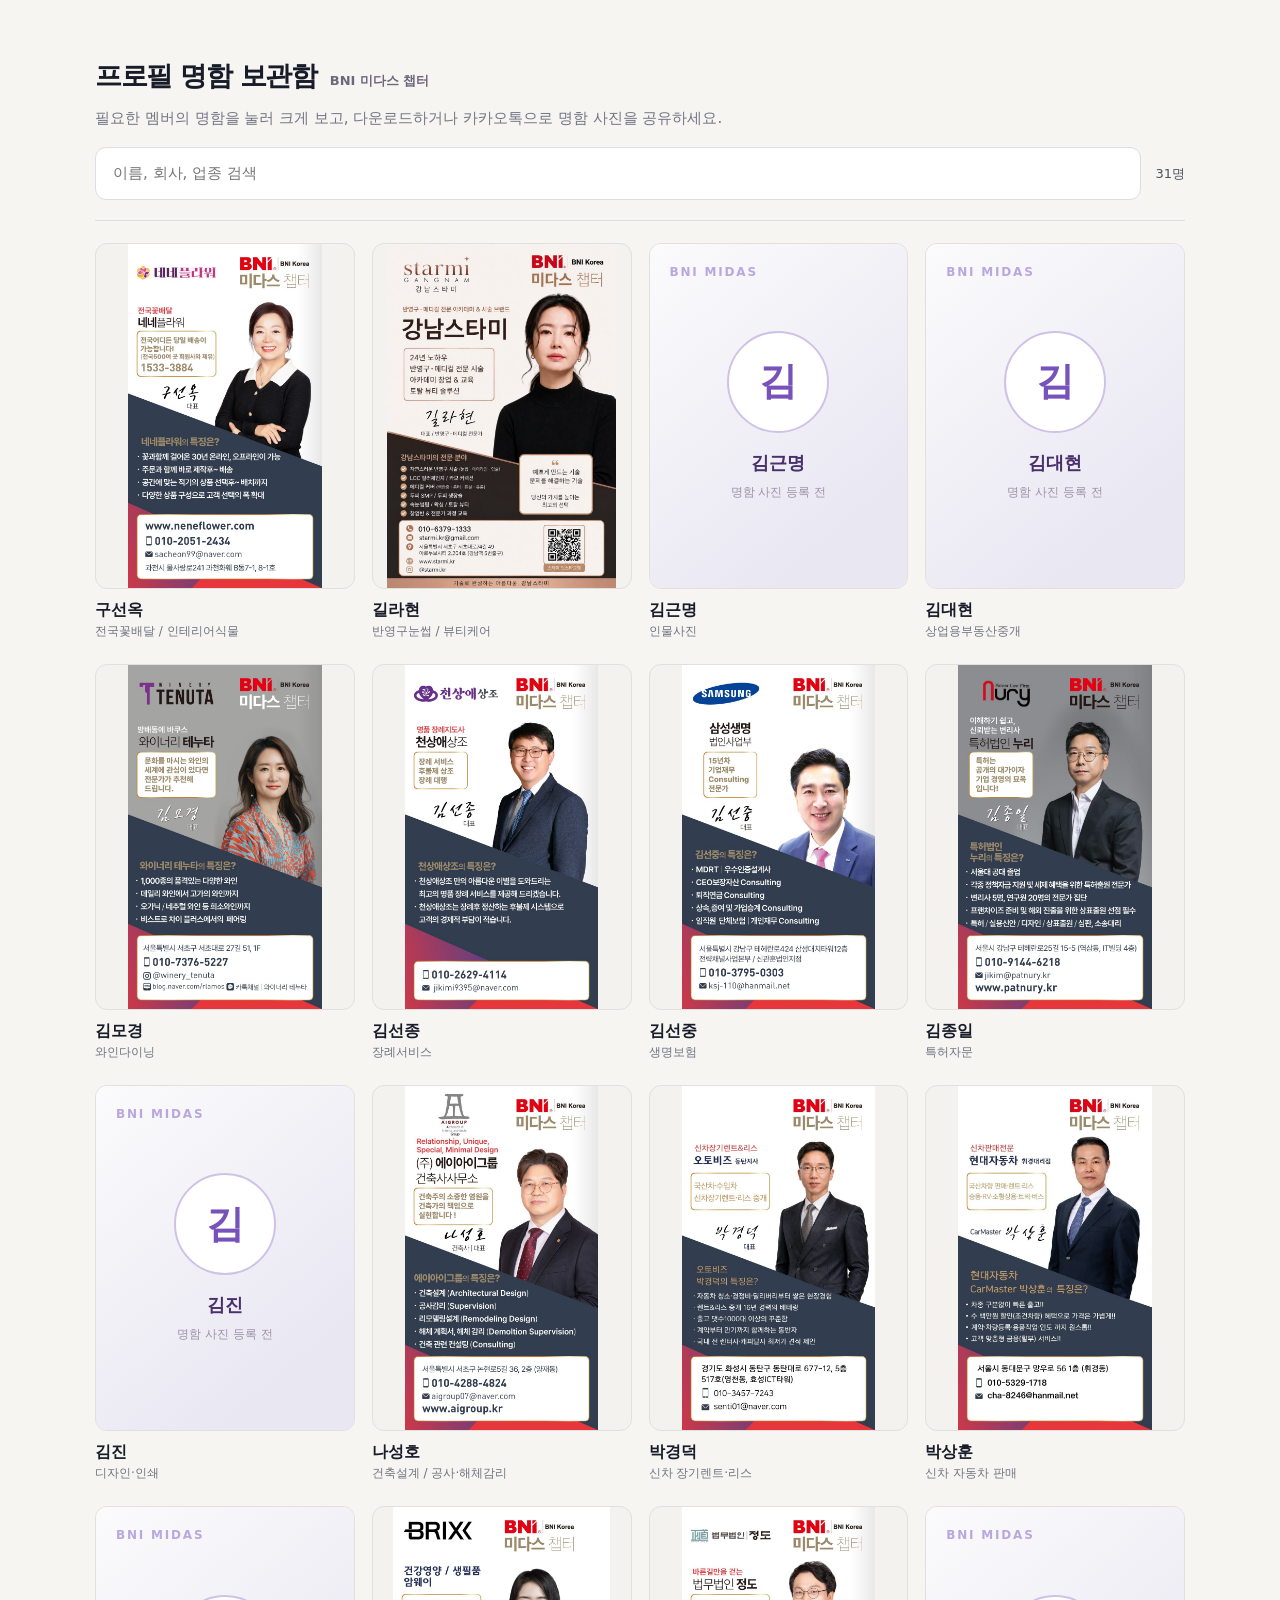
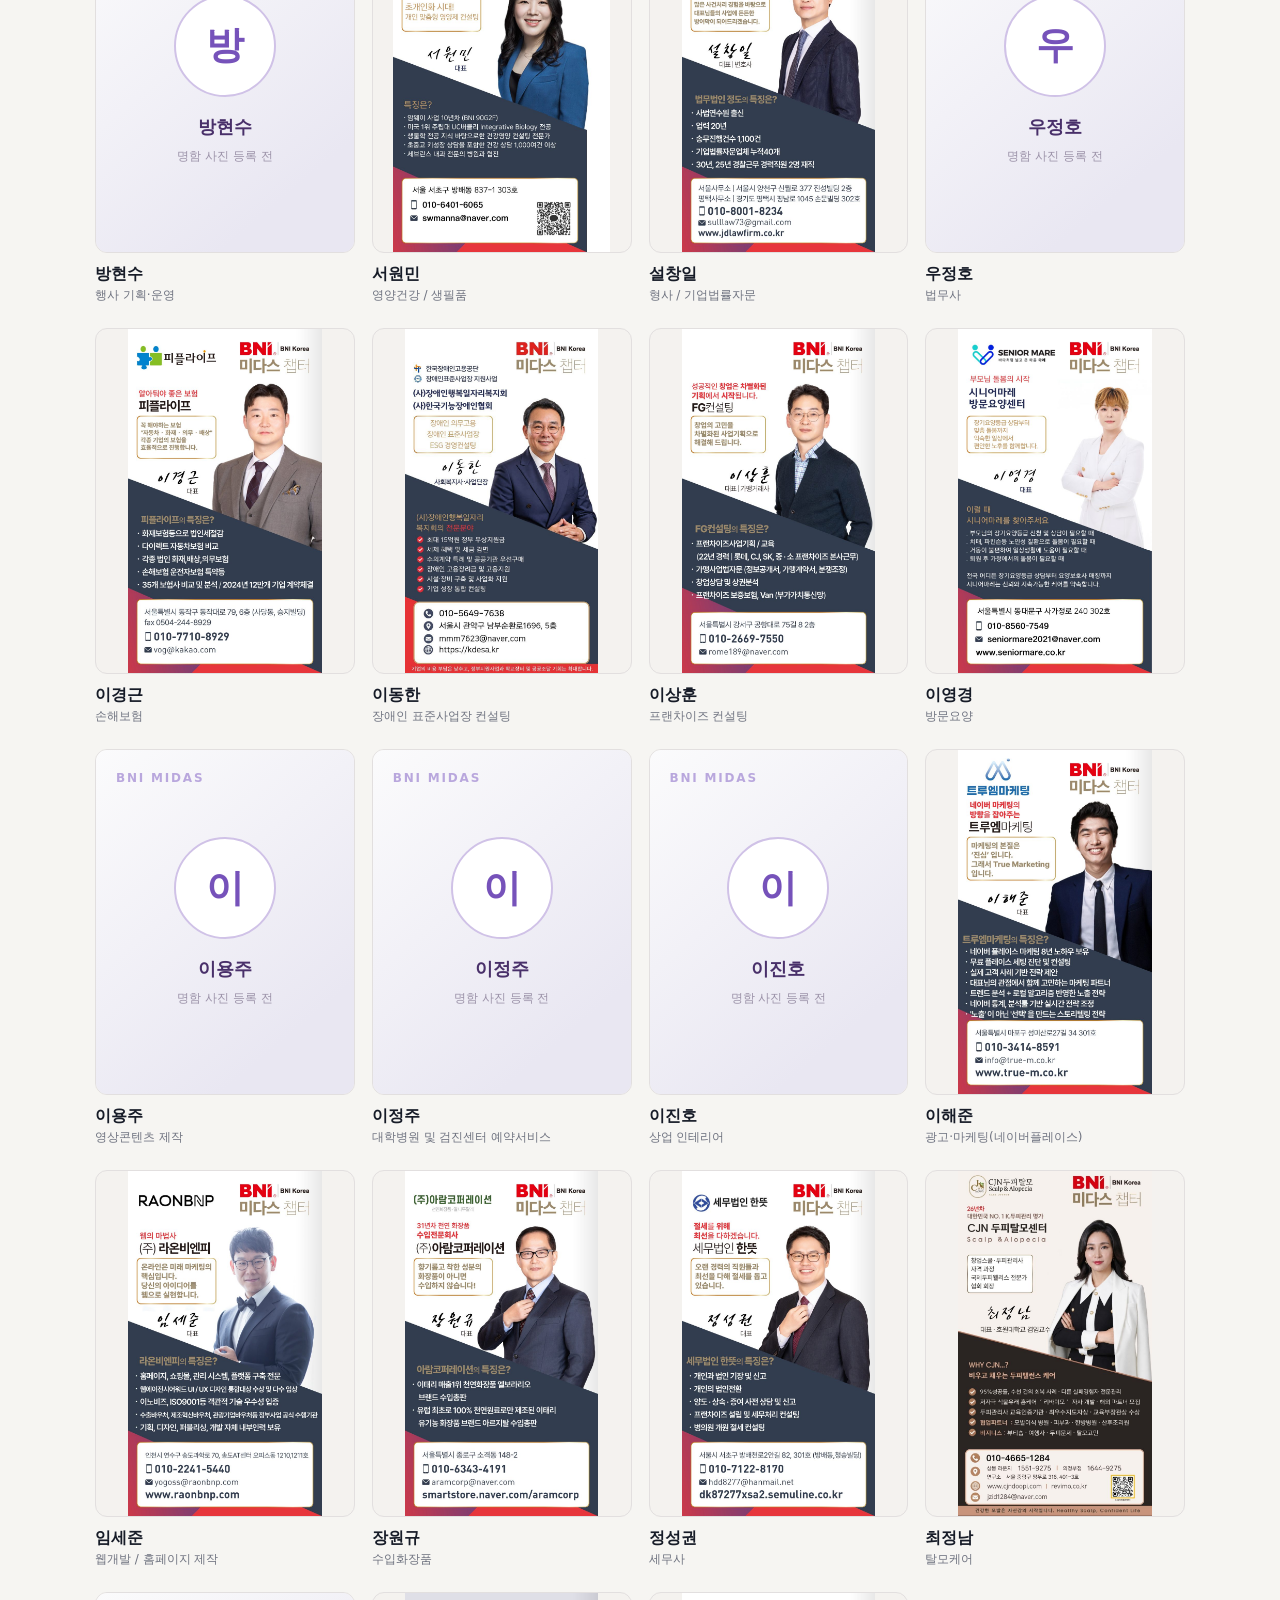
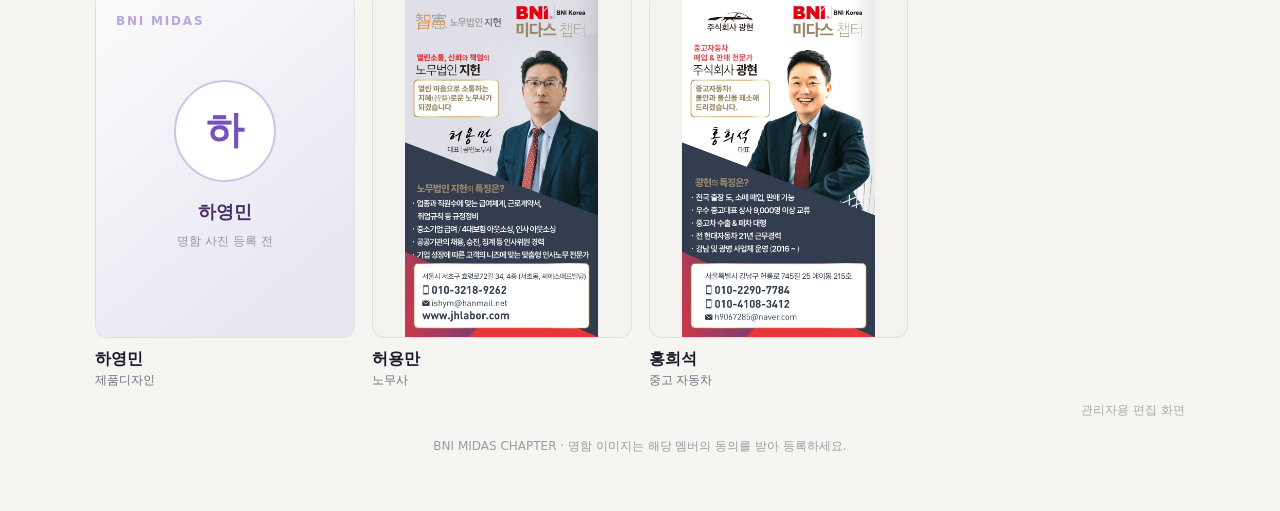
<file: index.html>
<!doctype html><html lang="ko"><head><meta charset="utf-8"><meta name="viewport" content="width=device-width,initial-scale=1"><title>프로필 명함 보관함 | BNI 미다스 챕터</title><link rel="stylesheet" href="style.css"></head><body><main class="wrap"><div class="heading"><h1>프로필 명함 보관함</h1><span class="chapter">BNI 미다스 챕터</span></div><p class="sub">필요한 멤버의 명함을 눌러 크게 보고, 다운로드하거나 카카오톡으로 명함 사진을 공유하세요.</p><div class="toolbar"><input id="search" class="search" placeholder="이름, 회사, 업종 검색" aria-label="멤버 검색"><span id="count" class="count">31명</span></div><div class="gallery" id="gallery"></div><div class="empty" id="empty" hidden>검색 결과가 없습니다.</div><a href="admin.html" class="admin-link">관리자용 편집 화면</a><footer class="footer">BNI MIDAS CHAPTER · 명함 이미지는 해당 멤버의 동의를 받아 등록하세요.</footer></main><div class="modal" id="modal" hidden><div class="modal-box"><div class="modal-top"><div><h2 id="modalName"></h2><p id="modalCategory"></p></div><button class="close" id="modalClose" aria-label="닫기">×</button></div><img id="modalImg" class="modal-img" alt="프로필 명함"><div class="actions"><button id="shareBtn" class="btn primary" type="button">카카오톡 공유</button><button id="downloadBtn" class="btn" type="button">다운로드</button><button id="closeBtn" class="btn" type="button">닫기</button></div><button id="openExternalBtn" class="btn" type="button" hidden style="width:100%;margin-top:10px;background:#fff9e6;border-color:#d8b85c;color:#5e4912">외부 브라우저에서 열기 (사진 공유)</button><p id="shareHelp" class="share-help" role="status" aria-live="polite">휴대폰 공유창에서 카카오톡을 선택해 사진을 전송하세요. 카카오톡 안의 브라우저에서 제한되면 크롬으로 열거나 우측 다운로드 버튼을 사용하세요.</p></div></div><script src="data.js"></script><script src="app.js"></script></body></html>
</file>
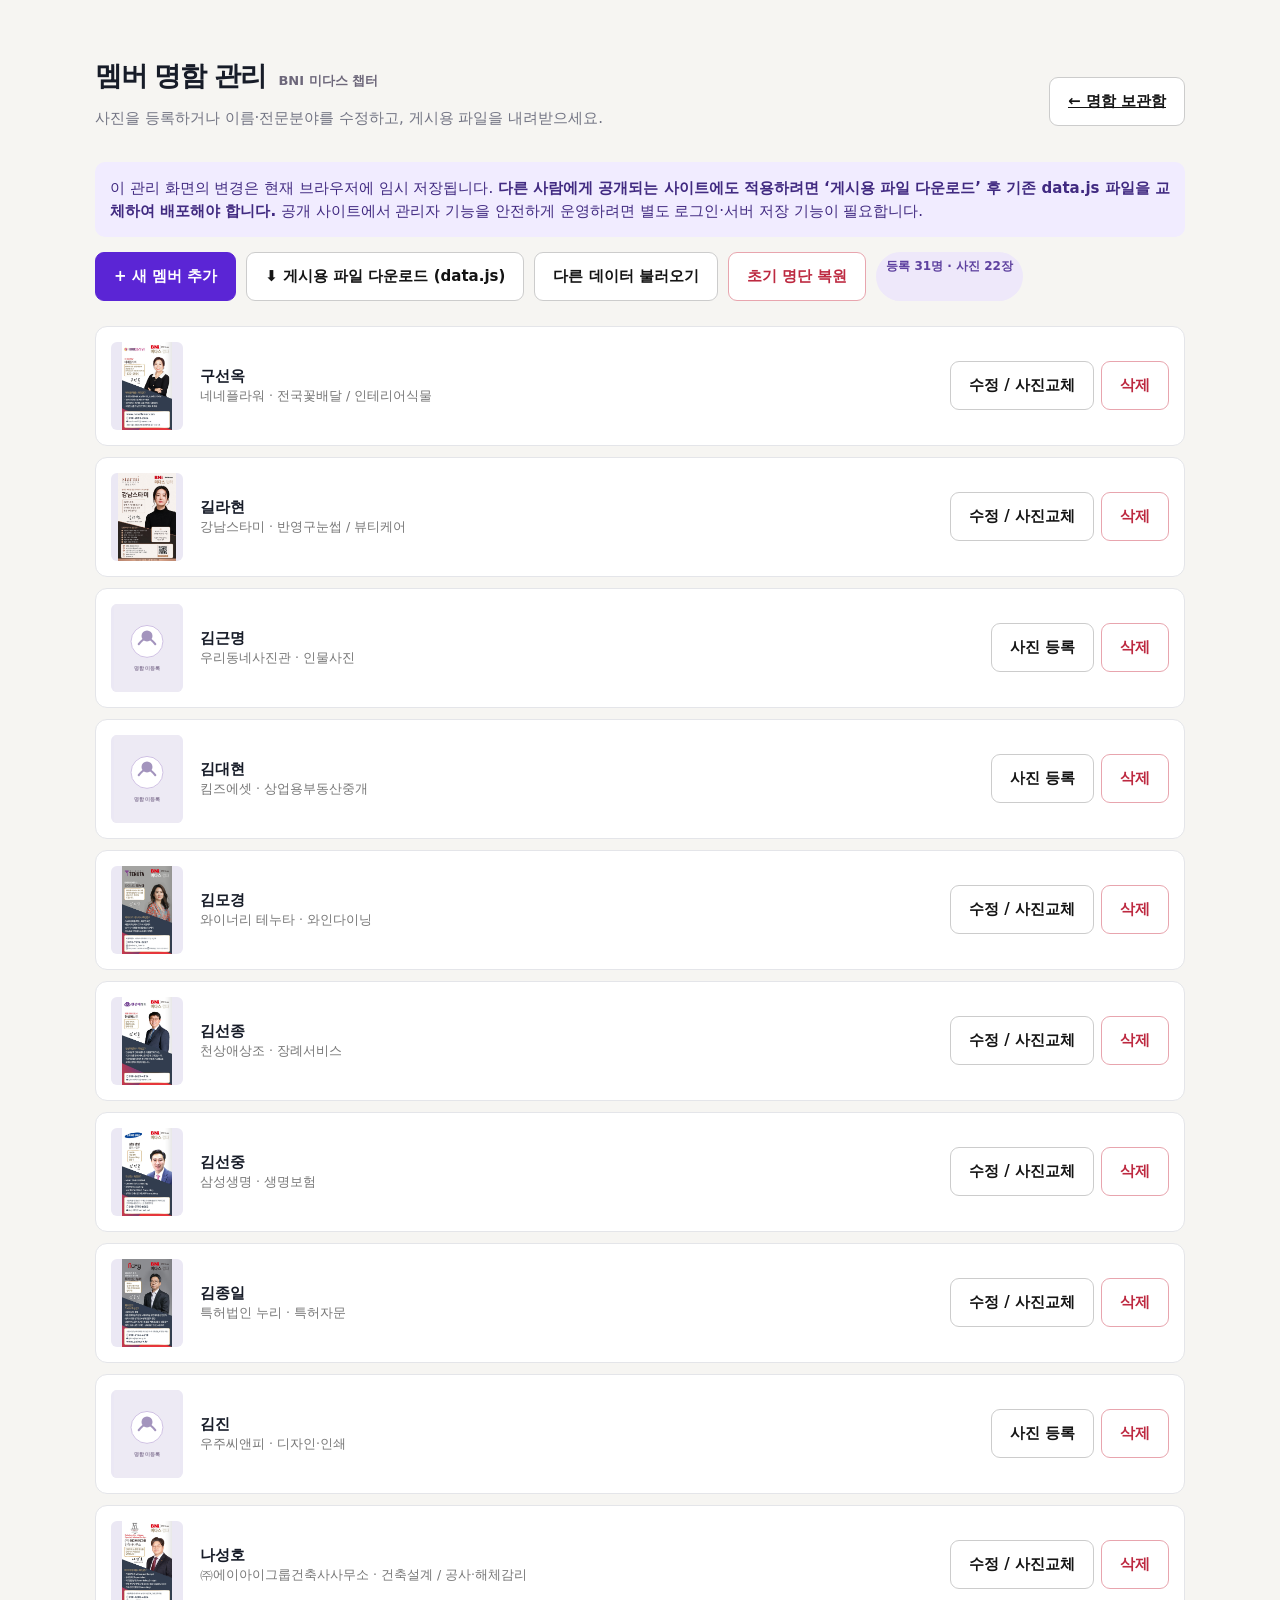
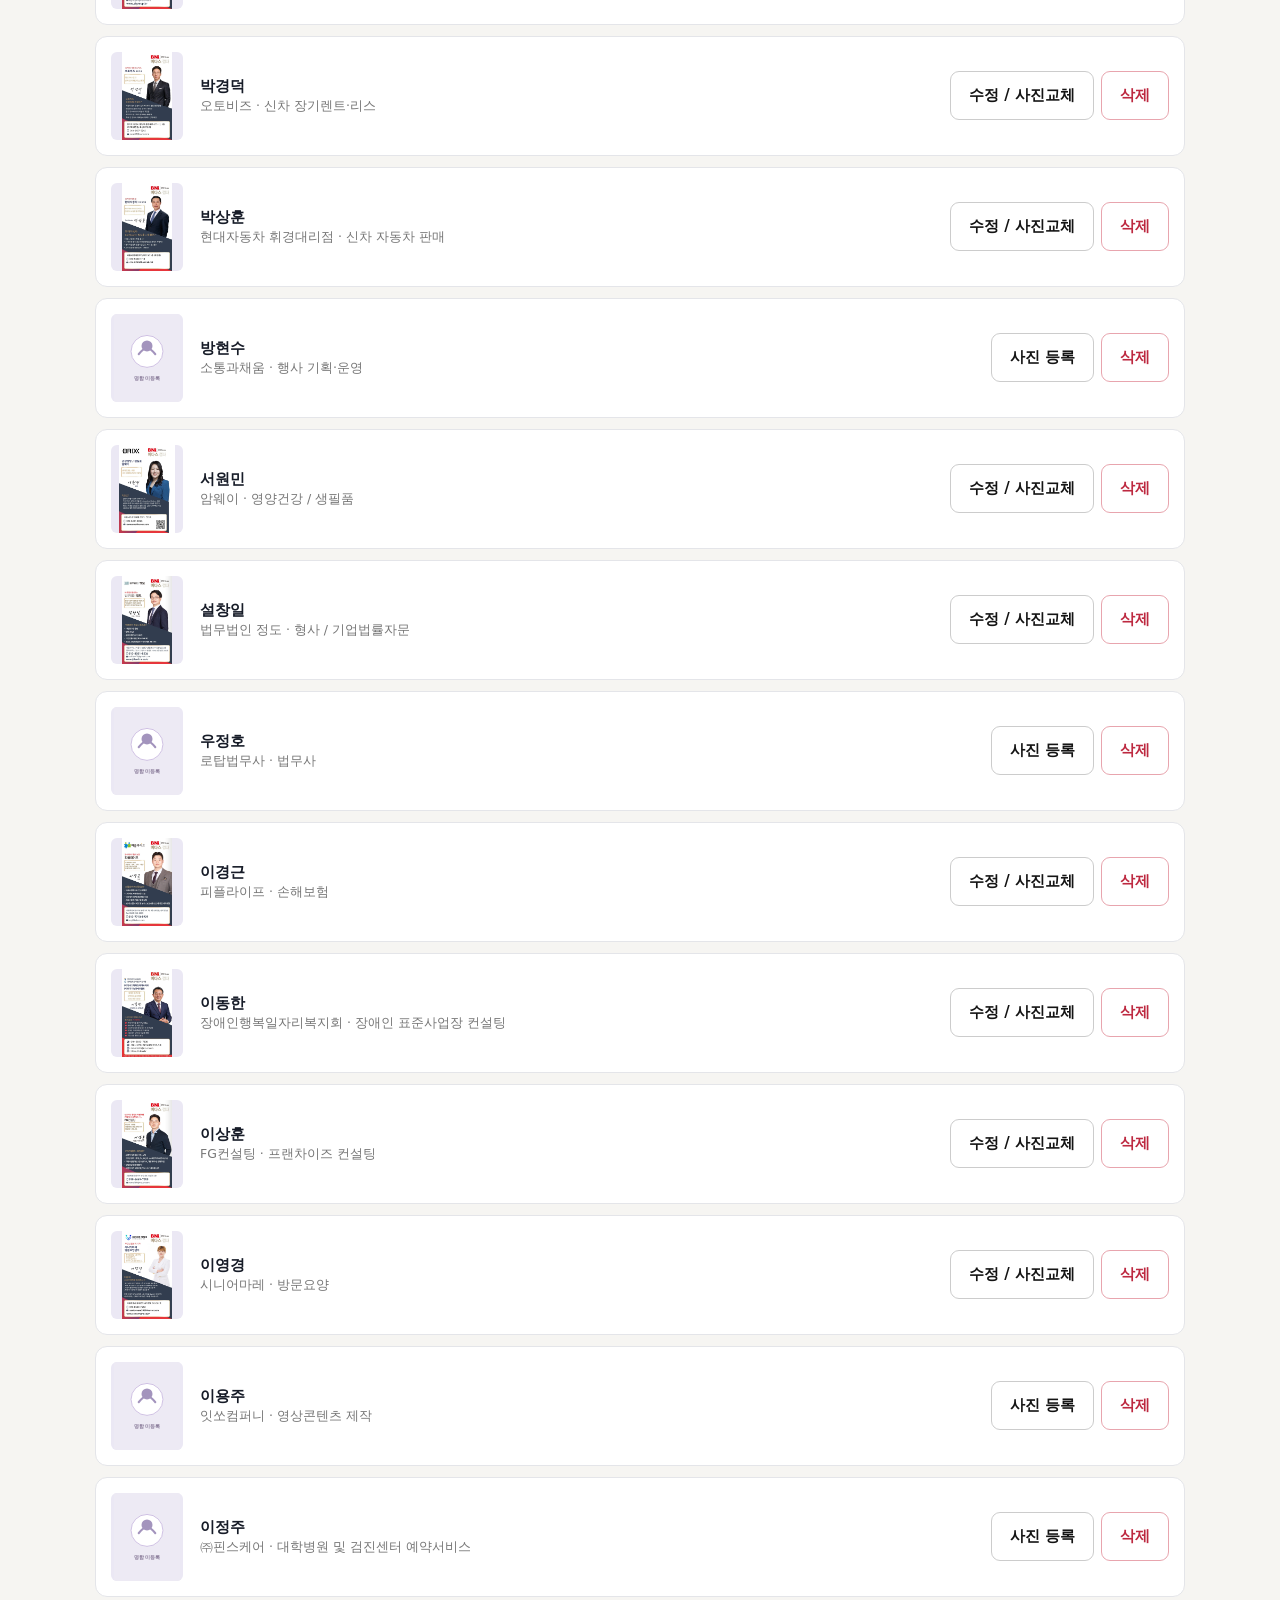
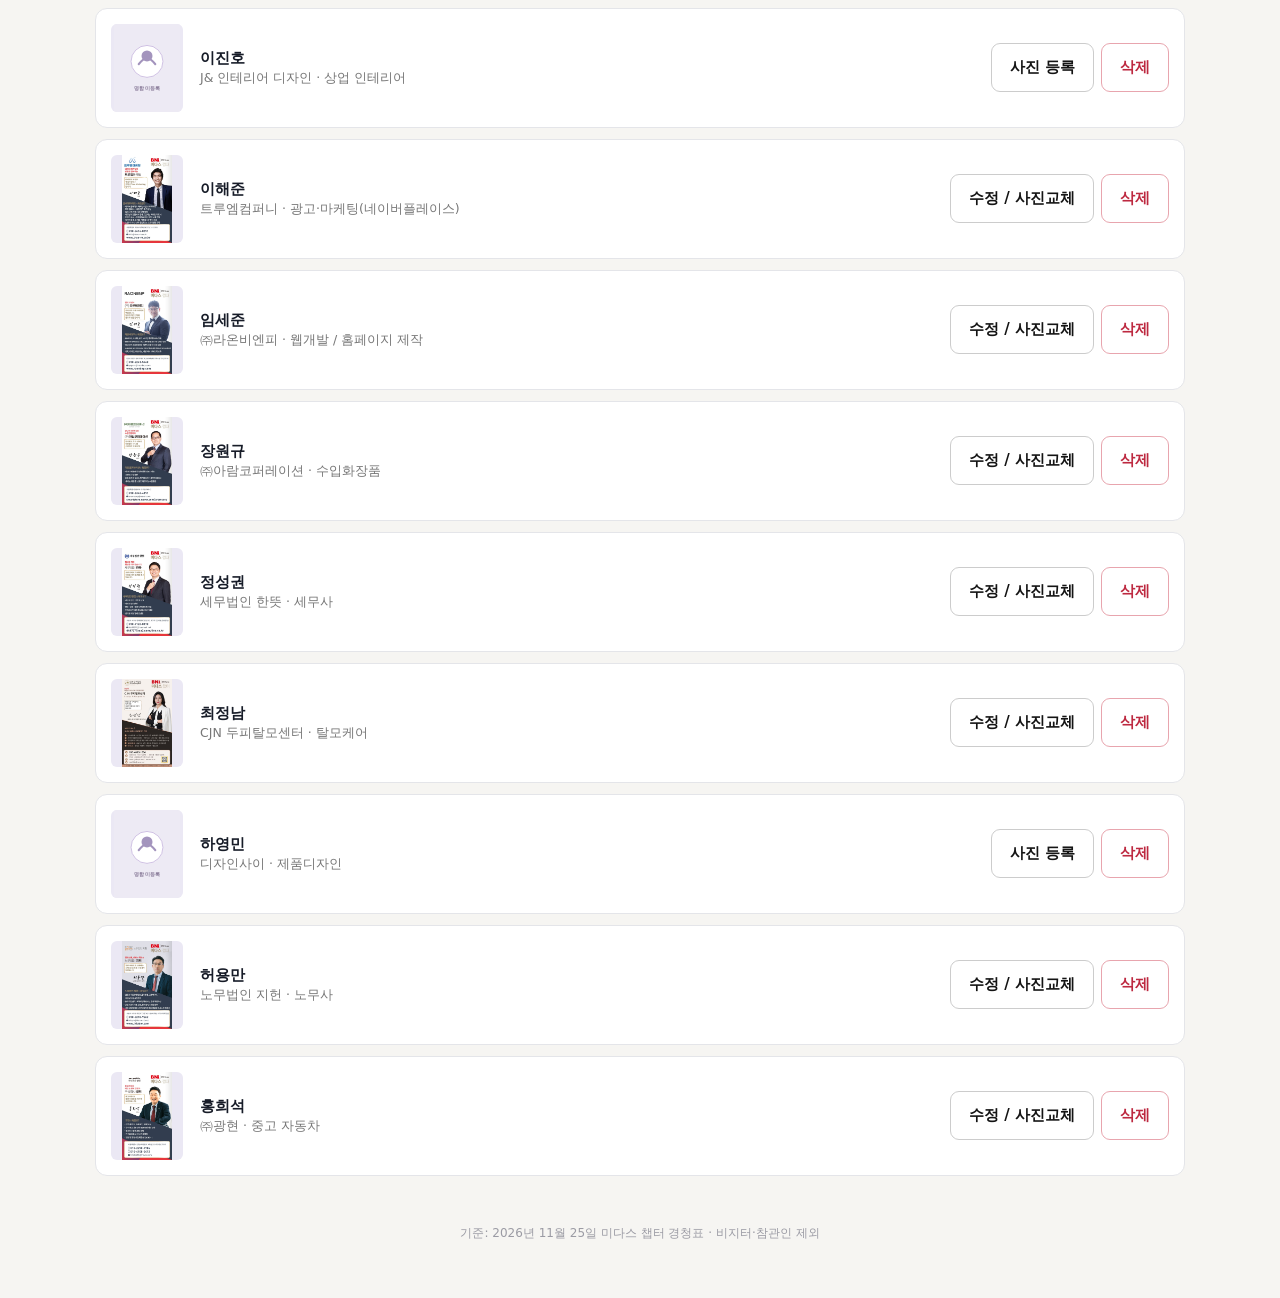
<file: admin.html>
<!doctype html><html lang="ko"><head><meta charset="utf-8"><meta name="viewport" content="width=device-width,initial-scale=1"><title>멤버 명함 관리 | BNI 미다스</title><link rel="stylesheet" href="style.css"></head><body><main class="wrap"><div class="admin-header"><div><div class="heading"><h1>멤버 명함 관리</h1><span class="chapter">BNI 미다스 챕터</span></div><p class="sub">사진을 등록하거나 이름·전문분야를 수정하고, 게시용 파일을 내려받으세요.</p></div><a href="index.html" class="btn">← 명함 보관함</a></div><p class="notice" id="info">이 관리 화면의 변경은 현재 브라우저에 임시 저장됩니다. <b>다른 사람에게 공개되는 사이트에도 적용하려면 ‘게시용 파일 다운로드’ 후 기존 data.js 파일을 교체하여 배포해야 합니다.</b> 공개 사이트에서 관리자 기능을 안전하게 운영하려면 별도 로그인·서버 저장 기능이 필요합니다.</p><div class="admin-tools"><button class="btn primary" id="add">+ 새 멤버 추가</button><button class="btn" id="export">⬇ 게시용 파일 다운로드 (data.js)</button><button class="btn" id="import">다른 데이터 불러오기</button><input type="file" id="importFile" accept=".js,.json" hidden><button class="btn danger" id="reset">초기 명단 복원</button><span class="pill" id="total"></span></div><section id="editor" class="editor" hidden><h2 id="editorTitle" style="margin-top:0">명함 등록</h2><div class="fields"><div class="field"><label for="name">이름 *</label><input id="name" maxlength="30" placeholder="이름"></div><div class="field"><label for="company">회사명</label><input id="company" maxlength="100" placeholder="회사명"></div><div class="field" style="grid-column:1/-1"><label for="category">전문분야 *</label><input id="category" maxlength="120" placeholder="전문분야"></div></div><div class="preview-upload"><img id="imagePreview" alt="이미지 미리보기"><div><label for="photo" class="btn" style="display:inline-block">사진 선택 / 교체</label><input type="file" id="photo" accept="image/*" hidden><p class="hint">JPG, PNG, WEBP 등 · 명함 이미지는 JPG로 축소 저장</p><button class="btn danger" id="removePhoto" type="button">현재 사진 삭제</button></div></div><div class="actions"><button class="btn primary" id="save">저장</button><button class="btn" id="cancel">취소</button></div><p class="state" id="state"></p></section><div id="rows"></div><footer class="footer">기준: 2026년 11월 25일 미다스 챕터 경청표 · 비지터·참관인 제외</footer></main><script src="data.js"></script><script src="admin.js"></script></body></html>
</file>
<file: style.css>
:root{--ink:#171c28;--muted:#707784;--border:#e4e5e9;--bg:#f6f5f2;--red:#cf102d;--purple:#5b25d5;--white:#fff}*{box-sizing:border-box}body{margin:0;background:var(--bg);color:var(--ink);font:15px/1.5 system-ui,-apple-system,'Malgun Gothic','Apple SD Gothic Neo',sans-serif}button,input{font:inherit}button{cursor:pointer}.wrap{max-width:1140px;margin:0 auto;padding:56px 25px}.heading{display:flex;align-items:baseline;gap:13px;flex-wrap:wrap}.heading h1{font-size:27px;letter-spacing:-1.3px;margin:0;font-weight:850}.chapter{font-size:13px;color:#6d677a;font-weight:700}.sub{color:#737584;margin:10px 0 18px}.toolbar{display:flex;align-items:center;gap:14px;border-bottom:1px solid #dddde2;padding-bottom:20px;margin-bottom:22px}.search{border:1px solid #dddee5;background:white;padding:14px 17px;border-radius:11px;width:100%;outline:none}.search:focus{border-color:#9b83df;box-shadow:0 0 0 3px #e9e0ff}.count{white-space:nowrap;color:#4e5360;font-size:13px}.gallery{display:grid;grid-template-columns:repeat(4,minmax(0,1fr));gap:24px 17px}.tile{min-width:0}.thumb{height:310px;width:100%;overflow:hidden;background:#eeecea;border:1px solid #e2dfdf;border-radius:12px;display:flex;align-items:center;justify-content:center;position:relative;padding:0}.thumb:hover{border-color:#aa92e5;box-shadow:0 9px 25px #28212d1a}.thumb img{width:100%;height:100%;object-fit:cover}.tile h3{font-size:16px;margin:9px 0 0;font-weight:850}.tile p{font-size:12px;color:#6f7380;margin:0;white-space:nowrap;overflow:hidden;text-overflow:ellipsis}.placeholder{height:100%;width:100%;position:relative;background:linear-gradient(140deg,#fbfbfc,#e9e7f2 80%);display:flex;flex-direction:column;justify-content:center;align-items:center;text-align:center;padding:15px}.monogram{width:102px;height:102px;display:grid;place-items:center;font-size:38px;color:#7652ba;border:2px solid #d0c2e7;border-radius:50%;background:white;font-weight:850;margin-bottom:16px}.empty-label{font-weight:800;font-size:18px;color:#49306a}.empty-sub{color:#9c93a9;font-size:12px;margin-top:7px}.tag{color:#b9a7dd;letter-spacing:.15em;font-weight:800;font-size:12px;position:absolute;top:19px;left:20px}.modal[hidden],.editor[hidden],.empty[hidden],.notice[hidden]{display:none!important}.modal{position:fixed;inset:0;background:#090c13b9;z-index:20;display:flex;align-items:center;justify-content:center;padding:25px}.modal-box{background:white;border-radius:16px;width:min(570px,100%);max-height:94vh;padding:20px;overflow:auto;box-shadow:0 24px 70px #0004}.modal-top{display:flex;align-items:start;justify-content:space-between;margin-bottom:16px;gap:20px}.modal-top h2{margin:0;font-size:22px}.modal-top p{color:#777;margin:4px 0}.modal-img{width:100%;max-height:68vh;object-fit:contain;border:1px solid #eee;border-radius:10px;background:#f6f6fa}.actions{display:flex;gap:10px;margin-top:15px}.btn{padding:12px 18px;border-radius:9px;border:1px solid #ccc;background:white;color:#141414;font-weight:700}.primary{background:var(--purple);color:white;border-color:var(--purple)}.close{border:0;background:transparent;font-size:25px;line-height:1}.empty{padding:55px;text-align:center;color:#777}.admin-link{float:right;color:#aaa;font-size:12px;text-decoration:none;margin-top:12px}.admin-header{display:flex;justify-content:space-between;align-items:center;flex-wrap:wrap;gap:15px}.admin-row{background:white;border:1px solid var(--border);border-radius:12px;display:flex;gap:17px;align-items:center;padding:15px;margin-bottom:11px}.admin-preview{height:88px;width:72px;border-radius:6px;object-fit:cover;background:#ebe8f4}.admin-info{flex:1;min-width:150px}.admin-info strong{display:block}.admin-info small{display:block;color:#777}.admin-actions{display:flex;gap:7px;flex-wrap:wrap}.hint{font-size:13px;color:#70737c}.notice{margin:15px 0;background:#f1ecff;padding:15px;border-radius:10px;color:#412a81}.editor{background:white;border:1px solid #dedee5;border-radius:13px;padding:22px;margin:24px 0}.fields{display:grid;grid-template-columns:repeat(2,1fr);gap:13px}.field{display:flex;flex-direction:column;gap:5px}.field label{font-weight:700;font-size:13px}.field input{width:100%;border:1px solid #d9d9e0;padding:11px;border-radius:8px}.preview-upload{display:flex;gap:15px;align-items:center;margin-top:18px}.preview-upload img{height:135px;width:105px;object-fit:cover;border-radius:9px;background:#eee}.state{margin-top:14px;color:#6c58ac;font-size:13px}.pill{font-size:12px;background:#eee8fa;color:#5e419f;border-radius:99px;padding:5px 10px;font-weight:800}.danger{border-color:#e8a5ae;color:#bd2940}.brand{display:inline-flex;align-items:center;gap:9px;text-decoration:none;color:#171c28}.brandmark{background:#cf102d;color:white;border-radius:5px;font-size:13px;font-weight:900;letter-spacing:1px;padding:6px 9px}.admin-tools{display:flex;gap:10px;flex-wrap:wrap;margin:14px 0 25px}.footer{color:#9b9ba4;text-align:center;margin-top:48px;font-size:12px}@media(max-width:880px){.gallery{grid-template-columns:repeat(3,1fr)}.thumb{height:300px}}@media(max-width:620px){.wrap{padding:28px 16px}.heading h1{font-size:22px}.gallery{grid-template-columns:repeat(2,minmax(0,1fr));gap:18px 12px}.thumb{height:240px}.admin-row{align-items:flex-start}.fields{grid-template-columns:1fr}.admin-actions{flex-direction:column}.monogram{width:76px;height:76px;font-size:30px}}@media(max-width:350px){.gallery{grid-template-columns:1fr}.thumb{height:340px}}

/* 명함 전체 표시: 원본 이미지 비율을 보존하며 잘리지 않게 표시 */
.thumb{height:auto!important;aspect-ratio:3/4;overflow:hidden;background:#f4f2ef;}
.thumb img{width:100%;height:100%;object-fit:contain!important;object-position:center;}
.admin-preview,.preview-upload img{object-fit:contain;}

/* 공유 버튼 및 도움말: 기존 사진/명단은 영향 없음 */
.actions{display:flex;flex-wrap:wrap;gap:8px}
.actions .btn{flex:1 1 145px;min-width:0;padding:11px 12px}
.share-help{font-size:12px;line-height:1.5;color:#707784;margin:12px 2px 0}
@media(max-width:620px){.actions .btn{flex:1 1 44%;font-size:13px}}
</file>
